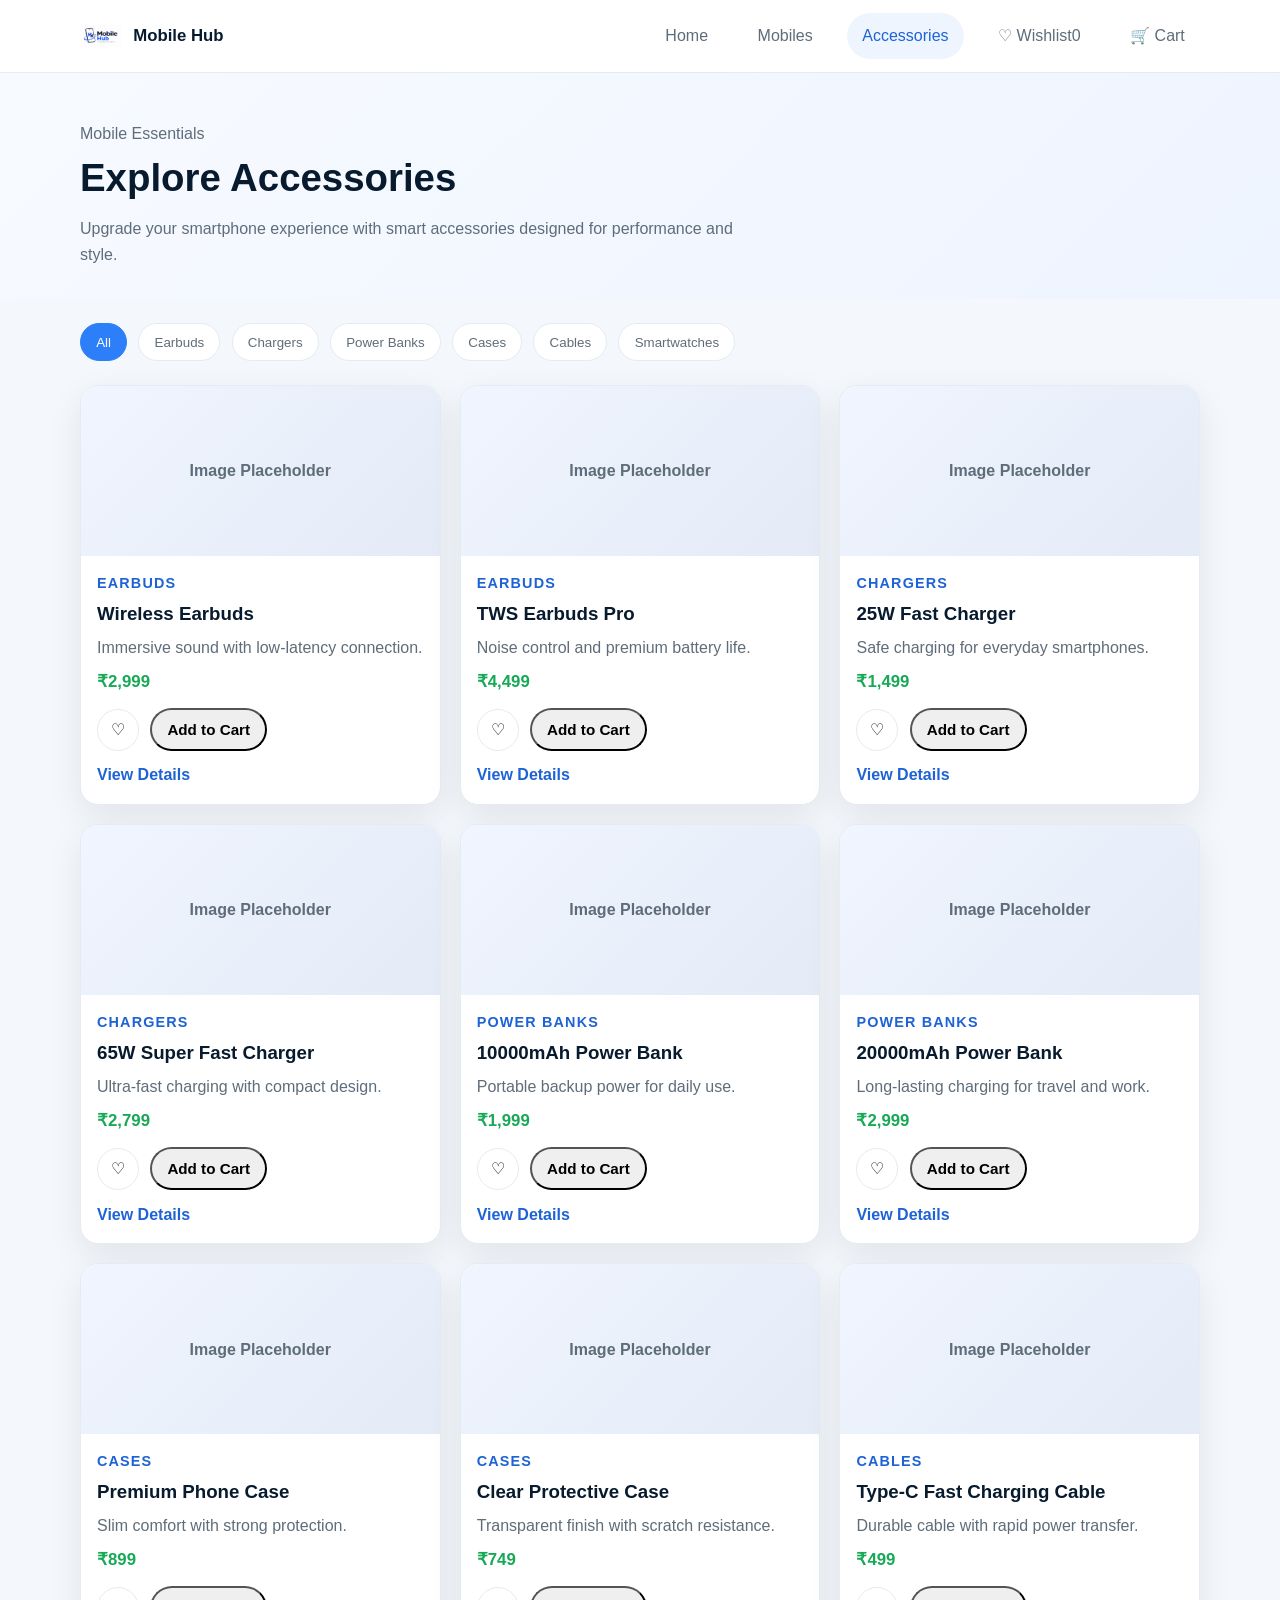
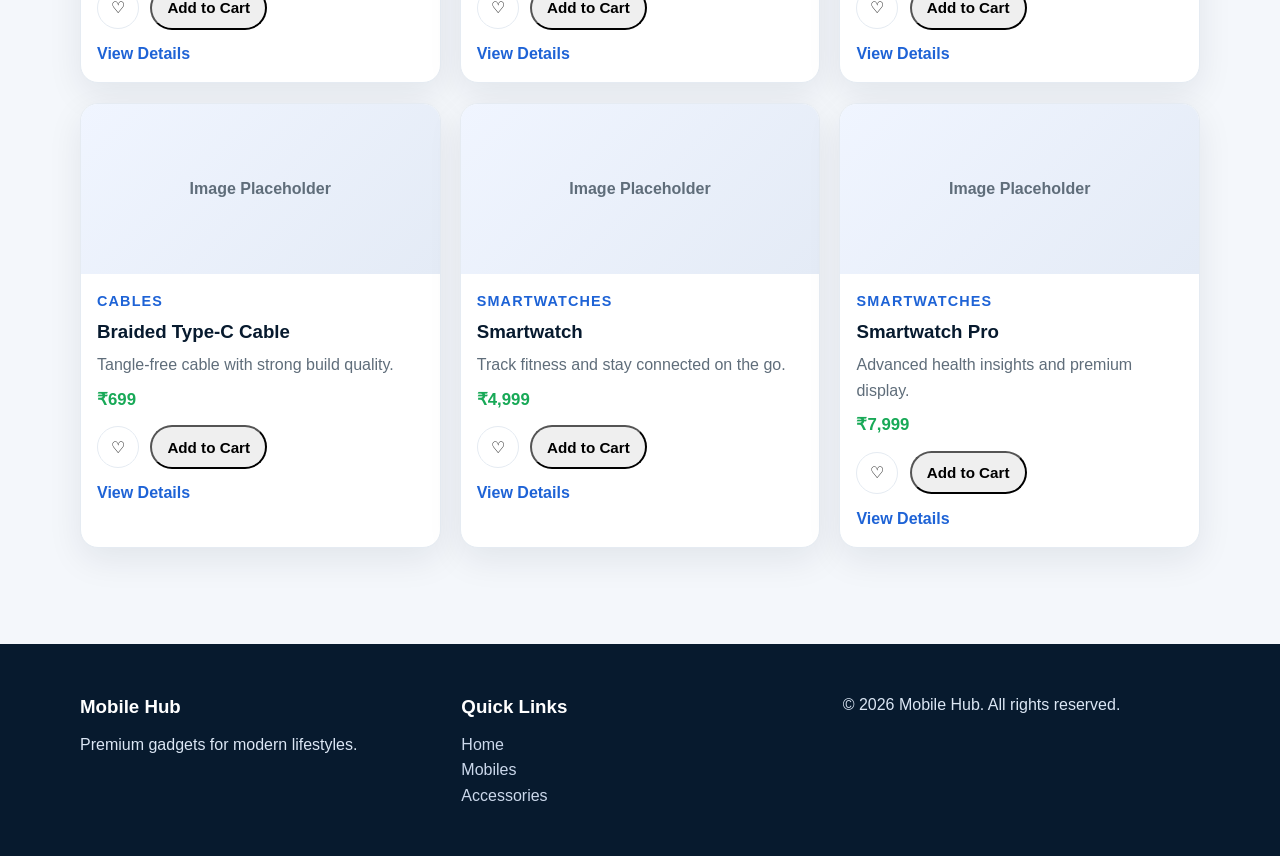
<file: accessories.html>
<!DOCTYPE html>
<html lang="en">
  <head>
    <meta charset="UTF-8" />
    <meta name="viewport" content="width=device-width, initial-scale=1.0" />
    <title>Accessories | Mobile Hub</title>
    <link rel="stylesheet" href="css/style.css" />
    <link rel="stylesheet" href="css/accessories.css" />
  </head>
  <body>
    <header class="site-header">
      <div class="container nav-bar">
        <a href="index.html" class="brand">
          <img src="images/logo/logo.png" alt="Mobile Hub logo" class="brand-logo" />
          <span class="brand-text">Mobile Hub</span>
        </a>

        <button class="menu-toggle" type="button" aria-label="Toggle navigation" aria-expanded="false">
          <span></span>
          <span></span>
          <span></span>
        </button>

        <nav class="nav-links" id="navLinks">
          <a href="index.html">Home</a>
          <a href="mobiles.html">Mobiles</a>
          <a href="accesories.html" class="active">Accessories</a>
          <a href="wishlist.html" class="nav-icon">♡ Wishlist</a>
          <a href="cart.html" class="nav-icon">🛒 Cart</a>
        </nav>
      </div>
    </header>

    <main>
      <section class="page-header">
        <div class="container">
          <p class="eyebrow">Mobile Essentials</p>
          <h1>Explore Accessories</h1>
          <p>Upgrade your smartphone experience with smart accessories designed for performance and style.</p>
        </div>
      </section>

      <section class="listing-controls">
        <div class="container">
          <div class="filter-row" id="filterRow">
            <button class="filter-btn active" data-category="all">All</button>
            <button class="filter-btn" data-category="Earbuds">Earbuds</button>
            <button class="filter-btn" data-category="Chargers">Chargers</button>
            <button class="filter-btn" data-category="Power Banks">Power Banks</button>
            <button class="filter-btn" data-category="Cases">Cases</button>
            <button class="filter-btn" data-category="Cables">Cables</button>
            <button class="filter-btn" data-category="Smartwatches">Smartwatches</button>
          </div>
        </div>
      </section>

      <section class="products-section">
        <div class="container">
          <div class="product-grid" id="productGrid">
            <article class="product-card" data-category="Earbuds" data-name="wireless earbuds">
              <div class="product-image"><span>Image Placeholder</span></div>
              <div class="product-details">
                <p class="product-category">Earbuds</p>
                <h3>Wireless Earbuds</h3>
                <p class="spec">Immersive sound with low-latency connection.</p>
                <p class="price">₹2,999</p>
                <div class="card-actions">
                  <button class="icon-btn" type="button" aria-label="Add to wishlist">♡</button>
                  <button class="btn btn-small" type="button">Add to Cart</button>
                </div>
                <a href="product.html" class="text-link">View Details</a>
              </div>
            </article>

            <article class="product-card" data-category="Earbuds" data-name="tws earbuds pro">
              <div class="product-image"><span>Image Placeholder</span></div>
              <div class="product-details">
                <p class="product-category">Earbuds</p>
                <h3>TWS Earbuds Pro</h3>
                <p class="spec">Noise control and premium battery life.</p>
                <p class="price">₹4,499</p>
                <div class="card-actions">
                  <button class="icon-btn" type="button" aria-label="Add to wishlist">♡</button>
                  <button class="btn btn-small" type="button">Add to Cart</button>
                </div>
                <a href="product.html" class="text-link">View Details</a>
              </div>
            </article>

            <article class="product-card" data-category="Chargers" data-name="25w fast charger">
              <div class="product-image"><span>Image Placeholder</span></div>
              <div class="product-details">
                <p class="product-category">Chargers</p>
                <h3>25W Fast Charger</h3>
                <p class="spec">Safe charging for everyday smartphones.</p>
                <p class="price">₹1,499</p>
                <div class="card-actions">
                  <button class="icon-btn" type="button" aria-label="Add to wishlist">♡</button>
                  <button class="btn btn-small" type="button">Add to Cart</button>
                </div>
                <a href="product.html" class="text-link">View Details</a>
              </div>
            </article>

            <article class="product-card" data-category="Chargers" data-name="65w super fast charger">
              <div class="product-image"><span>Image Placeholder</span></div>
              <div class="product-details">
                <p class="product-category">Chargers</p>
                <h3>65W Super Fast Charger</h3>
                <p class="spec">Ultra-fast charging with compact design.</p>
                <p class="price">₹2,799</p>
                <div class="card-actions">
                  <button class="icon-btn" type="button" aria-label="Add to wishlist">♡</button>
                  <button class="btn btn-small" type="button">Add to Cart</button>
                </div>
                <a href="product.html" class="text-link">View Details</a>
              </div>
            </article>

            <article class="product-card" data-category="Power Banks" data-name="10000mah power bank">
              <div class="product-image"><span>Image Placeholder</span></div>
              <div class="product-details">
                <p class="product-category">Power Banks</p>
                <h3>10000mAh Power Bank</h3>
                <p class="spec">Portable backup power for daily use.</p>
                <p class="price">₹1,999</p>
                <div class="card-actions">
                  <button class="icon-btn" type="button" aria-label="Add to wishlist">♡</button>
                  <button class="btn btn-small" type="button">Add to Cart</button>
                </div>
                <a href="product.html" class="text-link">View Details</a>
              </div>
            </article>

            <article class="product-card" data-category="Power Banks" data-name="20000mah power bank">
              <div class="product-image"><span>Image Placeholder</span></div>
              <div class="product-details">
                <p class="product-category">Power Banks</p>
                <h3>20000mAh Power Bank</h3>
                <p class="spec">Long-lasting charging for travel and work.</p>
                <p class="price">₹2,999</p>
                <div class="card-actions">
                  <button class="icon-btn" type="button" aria-label="Add to wishlist">♡</button>
                  <button class="btn btn-small" type="button">Add to Cart</button>
                </div>
                <a href="product.html" class="text-link">View Details</a>
              </div>
            </article>

            <article class="product-card" data-category="Cases" data-name="premium phone case">
              <div class="product-image"><span>Image Placeholder</span></div>
              <div class="product-details">
                <p class="product-category">Cases</p>
                <h3>Premium Phone Case</h3>
                <p class="spec">Slim comfort with strong protection.</p>
                <p class="price">₹899</p>
                <div class="card-actions">
                  <button class="icon-btn" type="button" aria-label="Add to wishlist">♡</button>
                  <button class="btn btn-small" type="button">Add to Cart</button>
                </div>
                <a href="product.html" class="text-link">View Details</a>
              </div>
            </article>

            <article class="product-card" data-category="Cases" data-name="clear protective case">
              <div class="product-image"><span>Image Placeholder</span></div>
              <div class="product-details">
                <p class="product-category">Cases</p>
                <h3>Clear Protective Case</h3>
                <p class="spec">Transparent finish with scratch resistance.</p>
                <p class="price">₹749</p>
                <div class="card-actions">
                  <button class="icon-btn" type="button" aria-label="Add to wishlist">♡</button>
                  <button class="btn btn-small" type="button">Add to Cart</button>
                </div>
                <a href="product.html" class="text-link">View Details</a>
              </div>
            </article>

            <article class="product-card" data-category="Cables" data-name="type-c fast charging cable">
              <div class="product-image"><span>Image Placeholder</span></div>
              <div class="product-details">
                <p class="product-category">Cables</p>
                <h3>Type-C Fast Charging Cable</h3>
                <p class="spec">Durable cable with rapid power transfer.</p>
                <p class="price">₹499</p>
                <div class="card-actions">
                  <button class="icon-btn" type="button" aria-label="Add to wishlist">♡</button>
                  <button class="btn btn-small" type="button">Add to Cart</button>
                </div>
                <a href="product.html" class="text-link">View Details</a>
              </div>
            </article>

            <article class="product-card" data-category="Cables" data-name="braided type-c cable">
              <div class="product-image"><span>Image Placeholder</span></div>
              <div class="product-details">
                <p class="product-category">Cables</p>
                <h3>Braided Type-C Cable</h3>
                <p class="spec">Tangle-free cable with strong build quality.</p>
                <p class="price">₹699</p>
                <div class="card-actions">
                  <button class="icon-btn" type="button" aria-label="Add to wishlist">♡</button>
                  <button class="btn btn-small" type="button">Add to Cart</button>
                </div>
                <a href="product.html" class="text-link">View Details</a>
              </div>
            </article>

            <article class="product-card" data-category="Smartwatches" data-name="smartwatch">
              <div class="product-image"><span>Image Placeholder</span></div>
              <div class="product-details">
                <p class="product-category">Smartwatches</p>
                <h3>Smartwatch</h3>
                <p class="spec">Track fitness and stay connected on the go.</p>
                <p class="price">₹4,999</p>
                <div class="card-actions">
                  <button class="icon-btn" type="button" aria-label="Add to wishlist">♡</button>
                  <button class="btn btn-small" type="button">Add to Cart</button>
                </div>
                <a href="product.html" class="text-link">View Details</a>
              </div>
            </article>

            <article class="product-card" data-category="Smartwatches" data-name="smartwatch pro">
              <div class="product-image"><span>Image Placeholder</span></div>
              <div class="product-details">
                <p class="product-category">Smartwatches</p>
                <h3>Smartwatch Pro</h3>
                <p class="spec">Advanced health insights and premium display.</p>
                <p class="price">₹7,999</p>
                <div class="card-actions">
                  <button class="icon-btn" type="button" aria-label="Add to wishlist">♡</button>
                  <button class="btn btn-small" type="button">Add to Cart</button>
                </div>
                <a href="product.html" class="text-link">View Details</a>
              </div>
            </article>
          </div>
        </div>
      </section>
    </main>

    <footer class="site-footer">
      <div class="container footer-content">
        <div>
          <h3>Mobile Hub</h3>
          <p>Premium gadgets for modern lifestyles.</p>
        </div>

        <div>
          <h3>Quick Links</h3>
          <ul>
            <li><a href="index.html">Home</a></li>
            <li><a href="mobiles.html">Mobiles</a></li>
            <li><a href="accesories.html">Accessories</a></li>
          </ul>
        </div>

        <div>
          <p>© 2026 Mobile Hub. All rights reserved.</p>
        </div>
      </div>
    </footer>

    <script src="js/common.js"></script>
    <script src="js/accessories.js"></script>
  </body>
</html>
</file>
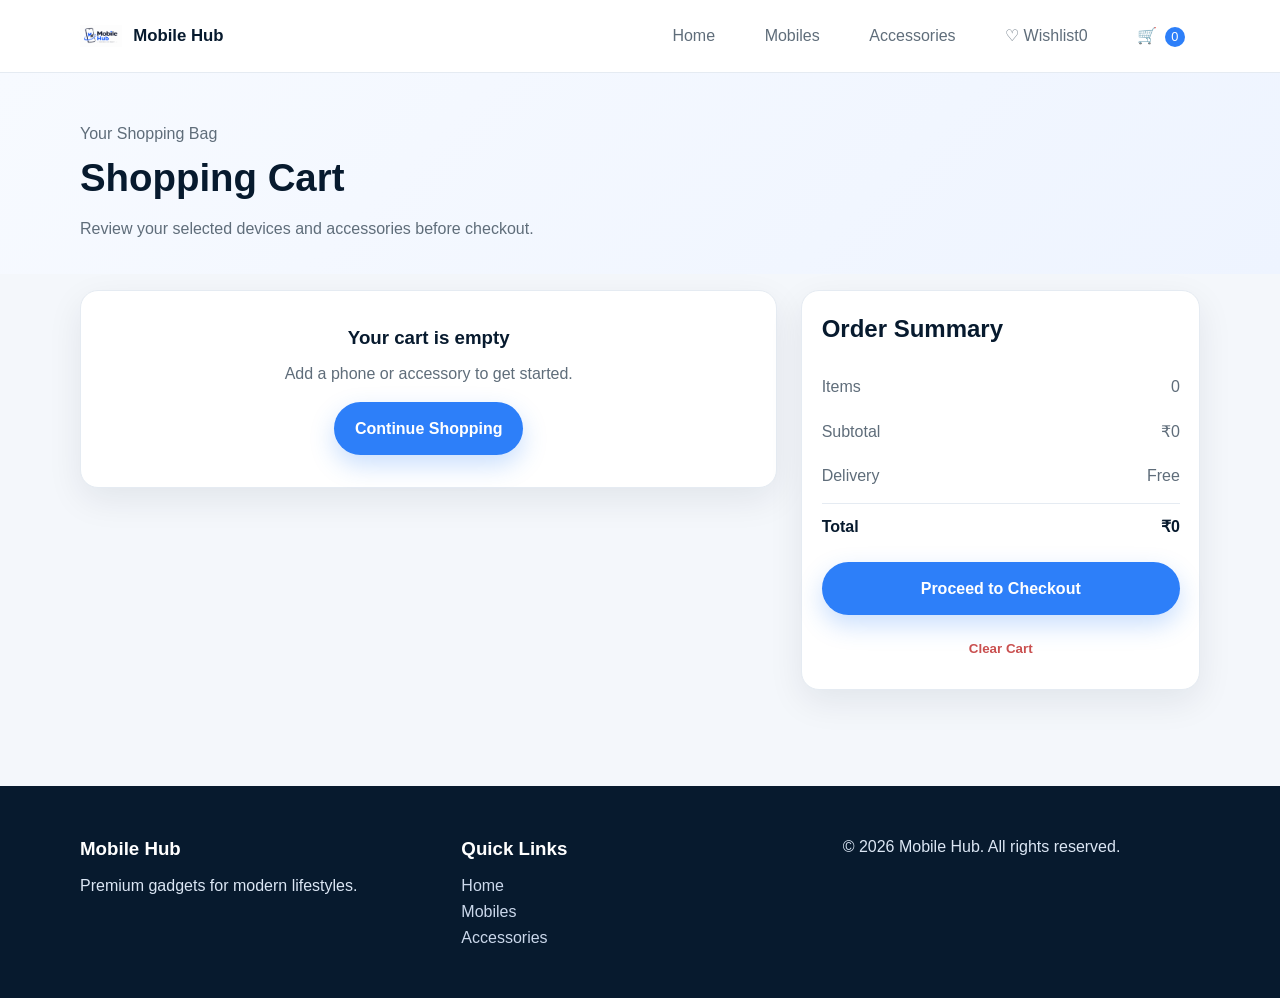
<file: cart.html>
<!DOCTYPE html>
<html lang="en">
  <head>
    <meta charset="UTF-8" />
    <meta name="viewport" content="width=device-width, initial-scale=1.0" />
    <title>Cart | Mobile Hub</title>
    <link rel="stylesheet" href="css/style.css" />
    <link rel="stylesheet" href="css/cart.css" />
  </head>
  <body>
    <header class="site-header">
      <div class="container nav-bar">
        <a href="index.html" class="brand">
          <img src="images/logo/logo.png" alt="Mobile Hub logo" class="brand-logo" />
          <span class="brand-text">Mobile Hub</span>
        </a>

        <button class="menu-toggle" type="button" aria-label="Toggle navigation" aria-expanded="false">
          <span></span>
          <span></span>
          <span></span>
        </button>

        <nav class="nav-links" id="navLinks">
          <a href="index.html">Home</a>
          <a href="mobiles.html">Mobiles</a>
          <a href="accesories.html">Accessories</a>
          <a href="wishlist.html" class="nav-icon">♡ Wishlist</a>
          <a href="cart.html" class="nav-icon">🛒 <span class="cart-badge" id="cartBadge">0</span></a>
        </nav>
      </div>
    </header>

    <main>
      <section class="page-header">
        <div class="container">
          <p class="eyebrow">Your Shopping Bag</p>
          <h1>Shopping Cart</h1>
          <p>Review your selected devices and accessories before checkout.</p>
        </div>
      </section>

      <section class="cart-page">
        <div class="container cart-layout">
          <div class="cart-items" id="cartItems"></div>

          <aside class="order-summary">
            <h2>Order Summary</h2>
            <div class="summary-row">
              <span>Items</span>
              <span id="summaryItems">0</span>
            </div>
            <div class="summary-row">
              <span>Subtotal</span>
              <span id="summarySubtotal">₹0</span>
            </div>
            <div class="summary-row">
              <span>Delivery</span>
              <span>Free</span>
            </div>
            <div class="summary-row total-row">
              <span>Total</span>
              <span id="summaryTotal">₹0</span>
            </div>
            <a href="payment.html" class="btn btn-primary btn-full">Proceed to Checkout</a>
            <button class="btn btn-secondary btn-full clear-btn" type="button">Clear Cart</button>
          </aside>
        </div>
      </section>
    </main>

    <footer class="site-footer">
      <div class="container footer-content">
        <div>
          <h3>Mobile Hub</h3>
          <p>Premium gadgets for modern lifestyles.</p>
        </div>

        <div>
          <h3>Quick Links</h3>
          <ul>
            <li><a href="index.html">Home</a></li>
            <li><a href="mobiles.html">Mobiles</a></li>
            <li><a href="accesories.html">Accessories</a></li>
          </ul>
        </div>

        <div>
          <p>© 2026 Mobile Hub. All rights reserved.</p>
        </div>
      </div>
    </footer>

    <script src="js/common.js"></script>
    <script src="js/cart.js"></script>
  </body>
</html>
</file>
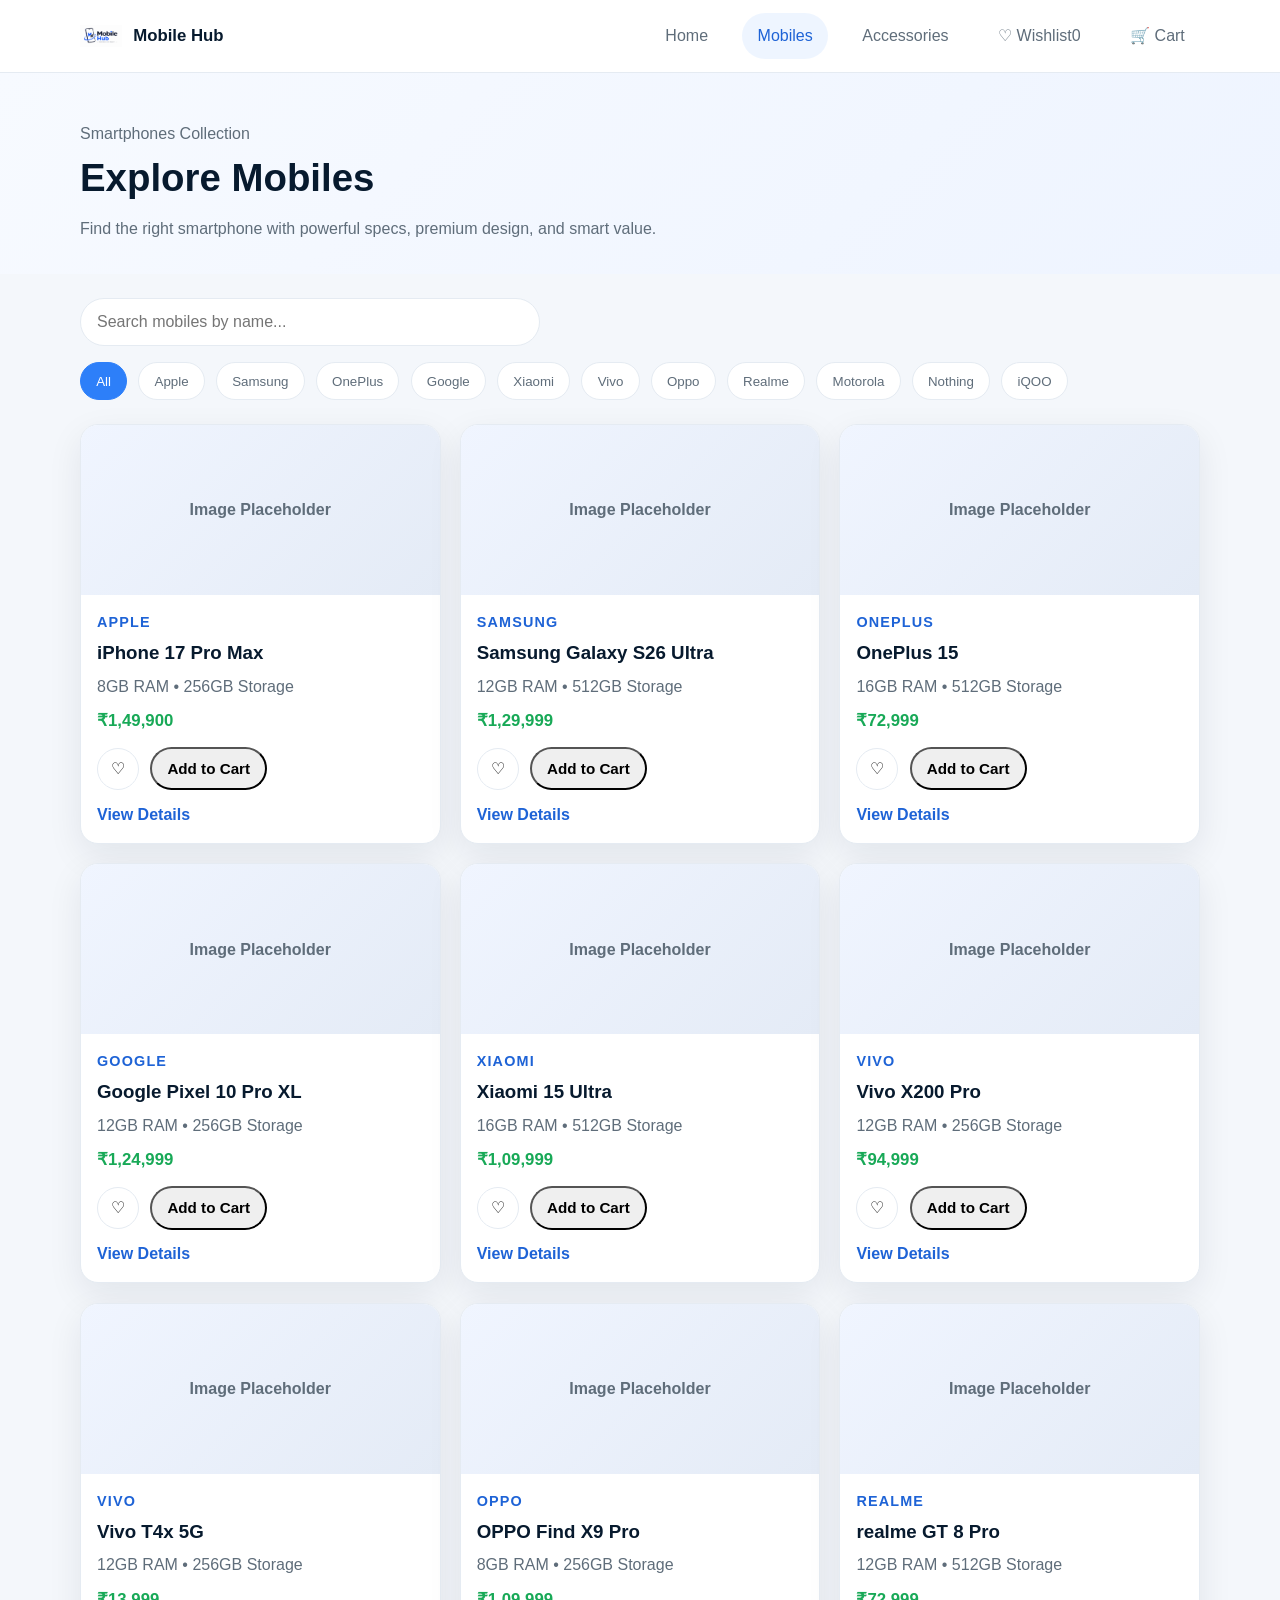
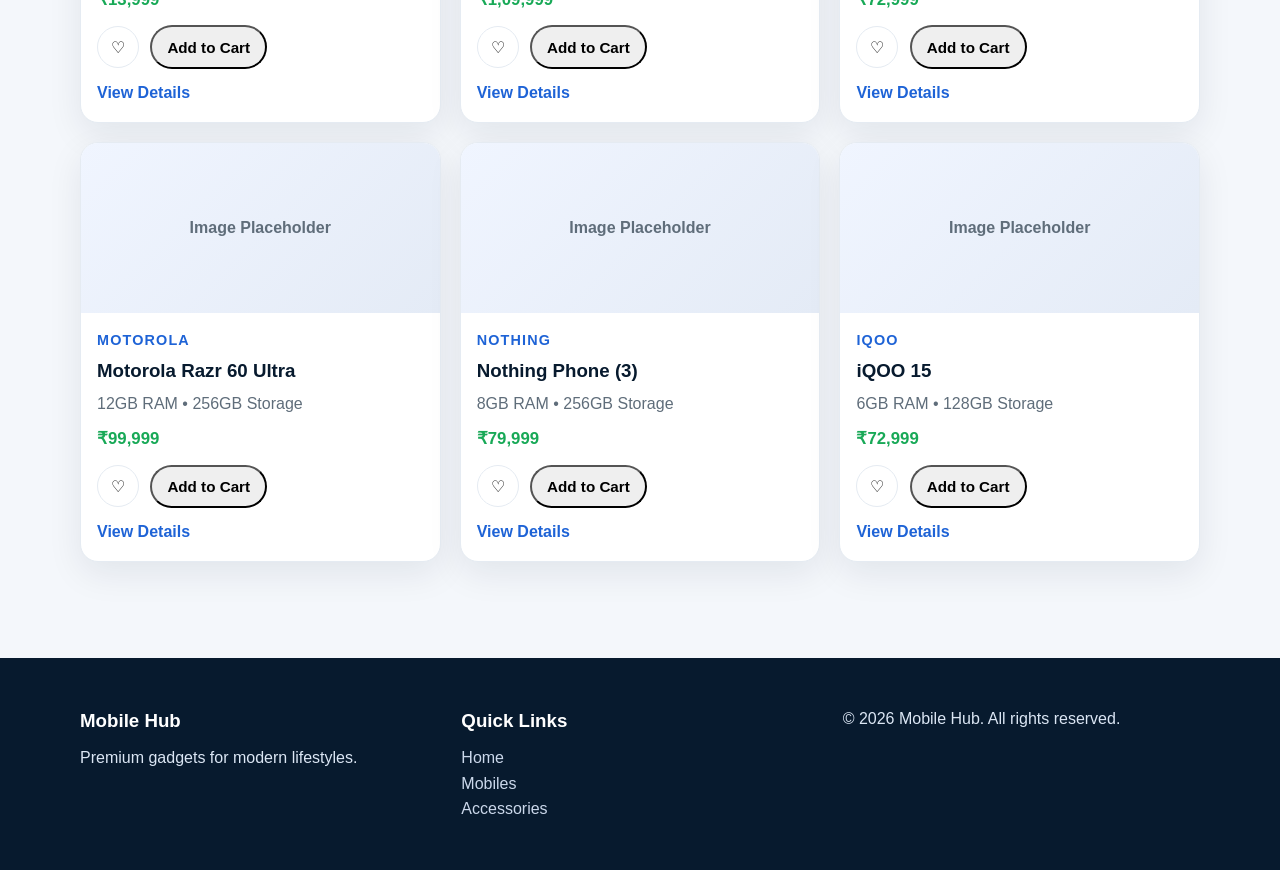
<file: mobiles.html>
<!DOCTYPE html>
<html lang="en">
  <head>
    <meta charset="UTF-8" />
    <meta name="viewport" content="width=device-width, initial-scale=1.0" />
    <title>Mobiles | Mobile Hub</title>
    <link rel="stylesheet" href="css/style.css" />
    <link rel="stylesheet" href="css/mobiles.css" />
  </head>
  <body>
    <header class="site-header">
      <div class="container nav-bar">
        <a href="index.html" class="brand">
          <img src="images/logo/logo.png" alt="Mobile Hub logo" class="brand-logo" />
          <span class="brand-text">Mobile Hub</span>
        </a>

        <button class="menu-toggle" type="button" aria-label="Toggle navigation" aria-expanded="false">
          <span></span>
          <span></span>
          <span></span>
        </button>

        <nav class="nav-links" id="navLinks">
          <a href="index.html">Home</a>
          <a href="mobiles.html" class="active">Mobiles</a>
          <a href="accessories.html">Accessories</a>
          <a href="wishlist.html" class="nav-icon">♡ Wishlist</a>
          <a href="cart.html" class="nav-icon">🛒 Cart</a>
        </nav>
      </div>
    </header>

    <main>
      <section class="page-header">
        <div class="container">
          <p class="eyebrow">Smartphones Collection</p>
          <h1>Explore Mobiles</h1>
          <p>Find the right smartphone with powerful specs, premium design, and smart value.</p>
        </div>
      </section>

      <section class="listing-controls">
        <div class="container">
          <div class="search-box">
            <input type="text" id="searchInput" placeholder="Search mobiles by name..." />
          </div>

          <div class="filter-row" id="filterRow">
            <button class="filter-btn active" data-brand="all">All</button>
            <button class="filter-btn" data-brand="Apple">Apple</button>
            <button class="filter-btn" data-brand="Samsung">Samsung</button>
            <button class="filter-btn" data-brand="OnePlus">OnePlus</button>
            <button class="filter-btn" data-brand="Google">Google</button>
            <button class="filter-btn" data-brand="Xiaomi">Xiaomi</button>
            <button class="filter-btn" data-brand="Vivo">Vivo</button>
            <button class="filter-btn" data-brand="Oppo">Oppo</button>
            <button class="filter-btn" data-brand="Realme">Realme</button>
            <button class="filter-btn" data-brand="Motorola">Motorola</button>
            <button class="filter-btn" data-brand="Nothing">Nothing</button>
            <button class="filter-btn" data-brand="iQOO">iQOO</button>
          </div>
        </div>
      </section>

      <section class="products-section">
        <div class="container">
          <div class="product-grid" id="productGrid">
            <article class="product-card" data-brand="Apple" data-name="iphone 17 pro max">
              <div class="product-image"><span>Image Placeholder</span></div>
              <div class="product-details">
                <p class="product-brand">Apple</p>
                <h3>iPhone 17 Pro Max</h3>
                <p class="spec">8GB RAM • 256GB Storage</p>
                <p class="price">₹1,49,900</p>
                <div class="card-actions">
                  <button class="icon-btn" type="button" aria-label="Add to wishlist">♡</button>
                  <button class="btn btn-small add-to-cart-btn" type="button" data-name="iPhone 17 Pro Max" data-brand="Apple" data-price="149900">Add to Cart</button>
                </div>
                <a href="product.html?product=iphone-17-pro-max" class="text-link">View Details</a>
              </div>
            </article>

            <article class="product-card" data-brand="Samsung" data-name="samsung galaxy s26 ultra">
              <div class="product-image"><span>Image Placeholder</span></div>
              <div class="product-details">
                <p class="product-brand">Samsung</p>
                <h3>Samsung Galaxy S26 Ultra</h3>
                <p class="spec">12GB RAM • 512GB Storage</p>
                <p class="price">₹1,29,999</p>
                <div class="card-actions">
                  <button class="icon-btn" type="button" aria-label="Add to wishlist">♡</button>
                  <button class="btn btn-small add-to-cart-btn" type="button" data-name="Samsung Galaxy S26 Ultra" data-brand="Samsung" data-price="129999">Add to Cart</button>
                </div>
                <a href="product.html?product=samsung-galaxy-s26-ultra" class="text-link">View Details</a>
              </div>
            </article>

            <article class="product-card" data-brand="OnePlus" data-name="oneplus 15">
              <div class="product-image"><span>Image Placeholder</span></div>
              <div class="product-details">
                <p class="product-brand">OnePlus</p>
                <h3>OnePlus 15</h3>
                <p class="spec">16GB RAM • 512GB Storage</p>
                <p class="price">₹72,999</p>
                <div class="card-actions">
                  <button class="icon-btn" type="button" aria-label="Add to wishlist">♡</button>
                  <button class="btn btn-small add-to-cart-btn" type="button" data-name="OnePlus 15" data-brand="OnePlus" data-price="72999">Add to Cart</button>
                </div>
                <a href="product.html?product=oneplus-15" class="text-link">View Details</a>
              </div>
            </article>

            <article class="product-card" data-brand="Google" data-name="google pixel 10 pro xl">
              <div class="product-image"><span>Image Placeholder</span></div>
              <div class="product-details">
                <p class="product-brand">Google</p>
                <h3>Google Pixel 10 Pro XL</h3>
                <p class="spec">12GB RAM • 256GB Storage</p>
                <p class="price">₹1,24,999</p>
                <div class="card-actions">
                  <button class="icon-btn" type="button" aria-label="Add to wishlist">♡</button>
                  <button class="btn btn-small add-to-cart-btn" type="button" data-name="Google Pixel 10 Pro XL" data-brand="Google" data-price="124999">Add to Cart</button>
                </div>
                <a href="product.html?product=google-pixel-10-pro-xl" class="text-link">View Details</a>
              </div>
            </article>

            <article class="product-card" data-brand="Xiaomi" data-name="xiaomi 15 ultra">
              <div class="product-image"><span>Image Placeholder</span></div>
              <div class="product-details">
                <p class="product-brand">Xiaomi</p>
                <h3>Xiaomi 15 Ultra</h3>
                <p class="spec">16GB RAM • 512GB Storage</p>
                <p class="price">₹1,09,999</p>
                <div class="card-actions">
                  <button class="icon-btn" type="button" aria-label="Add to wishlist">♡</button>
                  <button class="btn btn-small add-to-cart-btn" type="button" data-name="Xiaomi 15 Ultra" data-brand="Xiaomi" data-price="109999">Add to Cart</button>
                </div>
                <a href="product.html?product=xiaomi-15-ultra" class="text-link">View Details</a>
              </div>
            </article>

            <article class="product-card" data-brand="Vivo" data-name="vivo x200 pro">
              <div class="product-image"><span>Image Placeholder</span></div>
              <div class="product-details">
                <p class="product-brand">Vivo</p>
                <h3>Vivo X200 Pro</h3>
                <p class="spec">12GB RAM • 256GB Storage</p>
                <p class="price">₹94,999</p>
                <div class="card-actions">
                  <button class="icon-btn" type="button" aria-label="Add to wishlist">♡</button>
                  <button class="btn btn-small add-to-cart-btn" type="button" data-name="Vivo X200 Pro" data-brand="Vivo" data-price="94999">Add to Cart</button>
                </div>
                <a href="product.html?product=vivo-x200-pro" class="text-link">View Details</a>
              </div>
            </article>

            <article class="product-card" data-brand="Vivo" data-name="vivo t4x 5g">
              <div class="product-image"><span>Image Placeholder</span></div>
              <div class="product-details">
                <p class="product-brand">Vivo</p>
                <h3>Vivo T4x 5G</h3>
                <p class="spec">12GB RAM • 256GB Storage</p>
                <p class="price">₹13,999</p>
                <div class="card-actions">
                  <button class="icon-btn" type="button" aria-label="Add to wishlist">♡</button>
                  <button class="btn btn-small add-to-cart-btn" type="button" data-name="Vivo T4x 5G" data-brand="Vivo" data-price="13999">Add to Cart</button>
                </div>
                <a href="product.html?product=vivo-t4x-5g" class="text-link">View Details</a>
              </div>
            </article>

            <article class="product-card" data-brand="Oppo" data-name="oppo find x9 pro">
              <div class="product-image"><span>Image Placeholder</span></div>
              <div class="product-details">
                <p class="product-brand">Oppo</p>
                <h3>OPPO Find X9 Pro</h3>
                <p class="spec">8GB RAM • 256GB Storage</p>
                <p class="price">₹1,09,999</p>
                <div class="card-actions">
                  <button class="icon-btn" type="button" aria-label="Add to wishlist">♡</button>
                  <button class="btn btn-small add-to-cart-btn" type="button" data-name="OPPO Find X9 Pro" data-brand="Oppo" data-price="109999">Add to Cart</button>
                </div>
                <a href="product.html?product=oppo-find-x9-pro" class="text-link">View Details</a>
              </div>
            </article>

            <article class="product-card" data-brand="Realme" data-name="realme gt 8 pro">
              <div class="product-image"><span>Image Placeholder</span></div>
              <div class="product-details">
                <p class="product-brand">Realme</p>
                <h3>realme GT 8 Pro</h3>
                <p class="spec">12GB RAM • 512GB Storage</p>
                <p class="price">₹72,999</p>
                <div class="card-actions">
                  <button class="icon-btn" type="button" aria-label="Add to wishlist">♡</button>
                  <button class="btn btn-small add-to-cart-btn" type="button" data-name="realme GT 8 Pro" data-brand="Realme" data-price="72999">Add to Cart</button>
                </div>
                <a href="product.html?product=realme-gt-8-pro" class="text-link">View Details</a>
              </div>
            </article>

            <article class="product-card" data-brand="Motorola" data-name="motorola razr 60 ultra">
              <div class="product-image"><span>Image Placeholder</span></div>
              <div class="product-details">
                <p class="product-brand">Motorola</p>
                <h3>Motorola Razr 60 Ultra</h3>
                <p class="spec">12GB RAM • 256GB Storage</p>
                <p class="price">₹99,999</p>
                <div class="card-actions">
                  <button class="icon-btn" type="button" aria-label="Add to wishlist">♡</button>
                  <button class="btn btn-small add-to-cart-btn" type="button" data-name="Motorola Razr 60 Ultra" data-brand="Motorola" data-price="99999">Add to Cart</button>
                </div>
                <a href="product.html?product=motorola-razr-60-ultra" class="text-link">View Details</a>
              </div>
            </article>

            <article class="product-card" data-brand="Nothing" data-name="nothing phone (3)">
              <div class="product-image"><span>Image Placeholder</span></div>
              <div class="product-details">
                <p class="product-brand">Nothing</p>
                <h3>Nothing Phone (3)</h3>
                <p class="spec">8GB RAM • 256GB Storage</p>
                <p class="price">₹79,999</p>
                <div class="card-actions">
                  <button class="icon-btn" type="button" aria-label="Add to wishlist">♡</button>
                  <button class="btn btn-small add-to-cart-btn" type="button" data-name="Nothing Phone (3)" data-brand="Nothing" data-price="79999">Add to Cart</button>
                </div>
                <a href="product.html?product=nothing-phone-3" class="text-link">View Details</a>
              </div>
            </article>

            <article class="product-card" data-brand="iQOO" data-name="iqoo 15">
              <div class="product-image"><span>Image Placeholder</span></div>
              <div class="product-details">
                <p class="product-brand">iQOO</p>
                <h3>iQOO 15</h3>
                <p class="spec">6GB RAM • 128GB Storage</p>
                <p class="price">₹72,999</p>
                <div class="card-actions">
                  <button class="icon-btn" type="button" aria-label="Add to wishlist">♡</button>
                  <button class="btn btn-small add-to-cart-btn" type="button" data-name="iQOO 15" data-brand="iQOO" data-price="72999">Add to Cart</button>
                </div>
                <a href="product.html?product=iqoo-15" class="text-link">View Details</a>
              </div>
            </article>
          </div>
        </div>
      </section>
    </main>

    <footer class="site-footer">
      <div class="container footer-content">
        <div>
          <h3>Mobile Hub</h3>
          <p>Premium gadgets for modern lifestyles.</p>
        </div>

        <div>
          <h3>Quick Links</h3>
          <ul>
            <li><a href="index.html">Home</a></li>
            <li><a href="mobiles.html">Mobiles</a></li>
            <li><a href="accessories.html">Accessories</a></li>
          </ul>
        </div>

        <div>
          <p>© 2026 Mobile Hub. All rights reserved.</p>
        </div>
      </div>
    </footer>

    <script src="js/common.js"></script>
    <script src="js/mobiles.js"></script>
    <script src="js/wishlist.js"></script>
  </body>
</html>
</file>
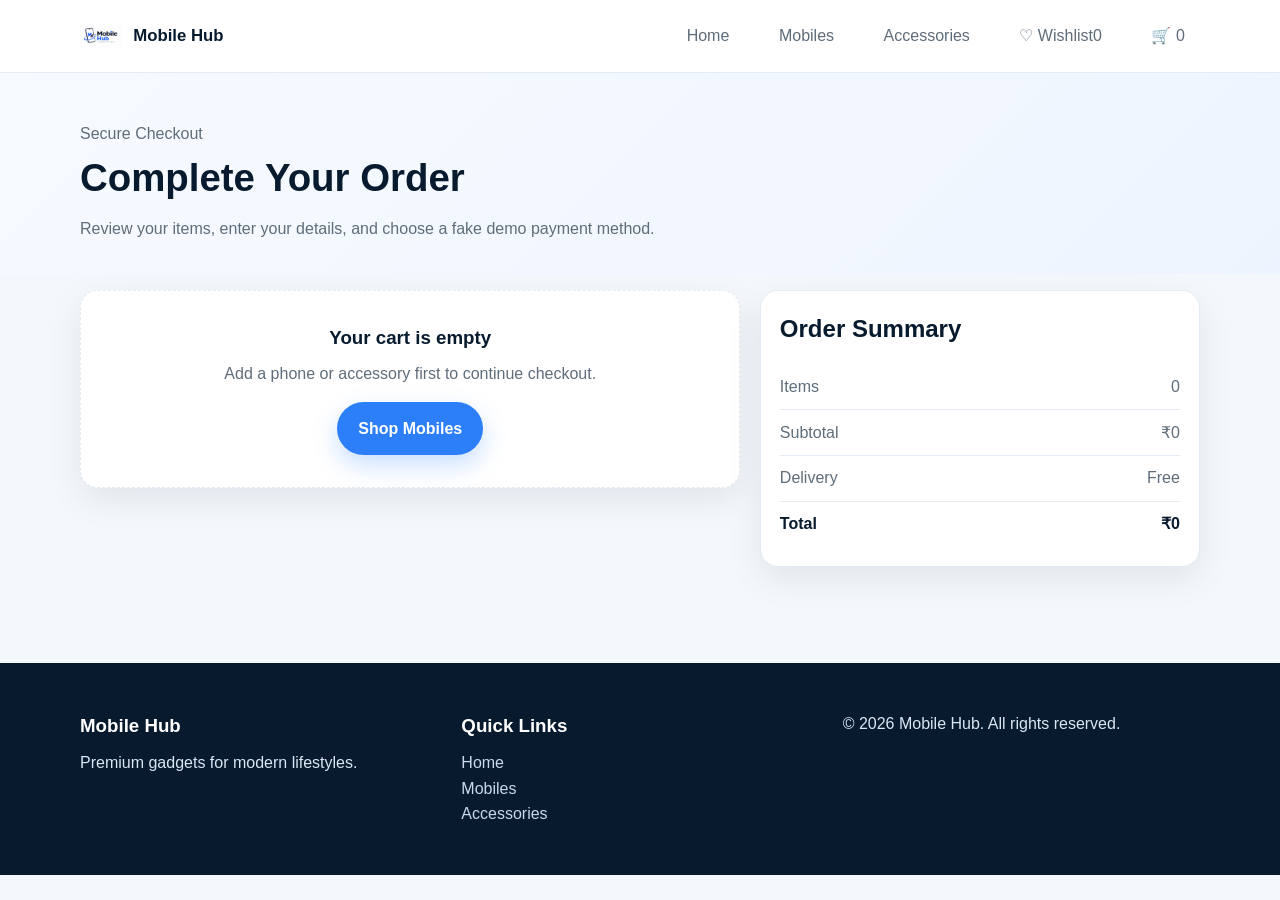
<file: payment.html>
<!DOCTYPE html>
<html lang="en">
  <head>
    <meta charset="UTF-8" />
    <meta name="viewport" content="width=device-width, initial-scale=1.0" />
    <title>Checkout | Mobile Hub</title>
    <link rel="stylesheet" href="css/style.css" />
    <link rel="stylesheet" href="css/payment.css" />
  </head>
  <body>
    <header class="site-header">
      <div class="container nav-bar">
        <a href="index.html" class="brand">
          <img src="images/logo/logo.png" alt="Mobile Hub logo" class="brand-logo" />
          <span class="brand-text">Mobile Hub</span>
        </a>

        <button class="menu-toggle" type="button" aria-label="Toggle navigation" aria-expanded="false">
          <span></span>
          <span></span>
          <span></span>
        </button>

        <nav class="nav-links" id="navLinks">
          <a href="index.html">Home</a>
          <a href="mobiles.html">Mobiles</a>
          <a href="accessories.html">Accessories</a>
          <a href="wishlist.html" class="nav-icon">♡ Wishlist</a>
          <a href="cart.html" class="nav-icon">🛒 <span class="cart-badge" id="cartBadge">0</span></a>
        </nav>
      </div>
    </header>

    <main>
      <section class="page-header">
        <div class="container">
          <p class="eyebrow">Secure Checkout</p>
          <h1>Complete Your Order</h1>
          <p>Review your items, enter your details, and choose a fake demo payment method.</p>
        </div>
      </section>

      <section class="payment-section">
        <div class="container payment-layout">
          <div class="checkout-panel">
            <div id="emptyState" class="empty-state hidden">
              <h3>Your cart is empty</h3>
              <p>Add a phone or accessory first to continue checkout.</p>
              <a href="mobiles.html" class="btn btn-primary">Shop Mobiles</a>
            </div>

            <div id="checkoutFormCard" class="section-card">
              <h2>Checkout Details</h2>
              <form id="checkoutForm" novalidate>
                <div class="form-grid">
                  <div class="field-group">
                    <label for="fullName">Full Name</label>
                    <input id="fullName" name="fullName" type="text" />
                  </div>
                  <div class="field-group">
                    <label for="mobile">Mobile Number</label>
                    <input id="mobile" name="mobile" type="tel" />
                  </div>
                </div>

                <div class="form-grid">
                  <div class="field-group">
                    <label for="email">Email</label>
                    <input id="email" name="email" type="email" />
                  </div>
                  <div class="field-group">
                    <label for="address">Address</label>
                    <input id="address" name="address" type="text" />
                  </div>
                </div>

                <div class="form-grid">
                  <div class="field-group">
                    <label for="city">City</label>
                    <input id="city" name="city" type="text" />
                  </div>
                  <div class="field-group">
                    <label for="state">State</label>
                    <input id="state" name="state" type="text" />
                  </div>
                </div>

                <div class="field-group">
                  <label for="pinCode">PIN Code</label>
                  <input id="pinCode" name="pinCode" type="text" />
                </div>

                <div class="field-group">
                  <label>Payment Method</label>
                  <div class="payment-options">
                    <label class="option-card">
                      <input type="radio" name="paymentMethod" value="card" checked />
                      <span>Credit / Debit Card</span>
                    </label>
                    <label class="option-card">
                      <input type="radio" name="paymentMethod" value="upi" />
                      <span>UPI</span>
                    </label>
                    <label class="option-card">
                      <input type="radio" name="paymentMethod" value="cod" />
                      <span>Cash on Delivery</span>
                    </label>
                    <label class="option-card">
                      <input type="radio" name="paymentMethod" value="qr" />
                      <span>Scan QR Code</span>
                    </label>
                  </div>
                </div>

                <div id="cardFields" class="payment-fields">
                  <div class="form-grid">
                    <div class="field-group">
                      <label for="cardNumber">Card Number</label>
                      <input id="cardNumber" name="cardNumber" type="text" />
                    </div>
                    <div class="field-group">
                      <label for="cardName">Cardholder Name</label>
                      <input id="cardName" name="cardName" type="text" />
                    </div>
                  </div>
                  <div class="form-grid">
                    <div class="field-group">
                      <label for="expiryDate">Expiry Date</label>
                      <input id="expiryDate" name="expiryDate" type="text" placeholder="MM/YY" />
                    </div>
                    <div class="field-group">
                      <label for="cvv">CVV</label>
                      <input id="cvv" name="cvv" type="password" />
                    </div>
                  </div>
                </div>

                <div id="upiFields" class="payment-fields hidden">
                  <div class="field-group">
                    <label for="upiId">UPI ID</label>
                    <input id="upiId" name="upiId" type="text" placeholder="yourname@upi" />
                  </div>
                </div>

                <div id="qrFields" class="payment-fields hidden">
                  <div class="qr-card">
                    <img src="images/payment/payment-qr.png" alt="Demo QR code for payment" />
                    <p class="qr-title">Scan this QR code to pay</p>
                    <p id="qrAmount" class="qr-amount">₹0</p>
                    <p class="qr-note">Demo payment only - No real transaction will be processed.</p>
                    <button type="button" id="completeQrButton" class="btn btn-primary">I Have Completed Payment</button>
                  </div>
                </div>

                <button type="submit" class="btn btn-primary btn-full">Place Order</button>
              </form>
            </div>
          </div>

          <aside class="order-panel">
            <div class="section-card">
              <h2>Order Summary</h2>
              <div id="orderItems"></div>
              <div class="summary-row">
                <span>Items</span>
                <span id="summaryItems">0</span>
              </div>
              <div class="summary-row">
                <span>Subtotal</span>
                <span id="summarySubtotal">₹0</span>
              </div>
              <div class="summary-row">
                <span>Delivery</span>
                <span>Free</span>
              </div>
              <div class="summary-row total-row">
                <span>Total</span>
                <span id="summaryTotal">₹0</span>
              </div>
            </div>
          </aside>
        </div>
      </section>
    </main>

    <footer class="site-footer">
      <div class="container footer-content">
        <div>
          <h3>Mobile Hub</h3>
          <p>Premium gadgets for modern lifestyles.</p>
        </div>

        <div>
          <h3>Quick Links</h3>
          <ul>
            <li><a href="index.html">Home</a></li>
            <li><a href="mobiles.html">Mobiles</a></li>
            <li><a href="accessories.html">Accessories</a></li>
          </ul>
        </div>

        <div>
          <p>© 2026 Mobile Hub. All rights reserved.</p>
        </div>
      </div>
    </footer>

    <div id="successModal" class="modal hidden" role="dialog" aria-modal="true">
      <div class="modal-card">
        <h3>Order Placed Successfully!</h3>
        <p id="successText">Your fake order has been placed.</p>
        <a href="mobiles.html" class="btn btn-primary">Continue Shopping</a>
      </div>
    </div>

    <script src="js/common.js"></script>
    <script src="js/payment.js"></script>
  </body>
</html>
</file>
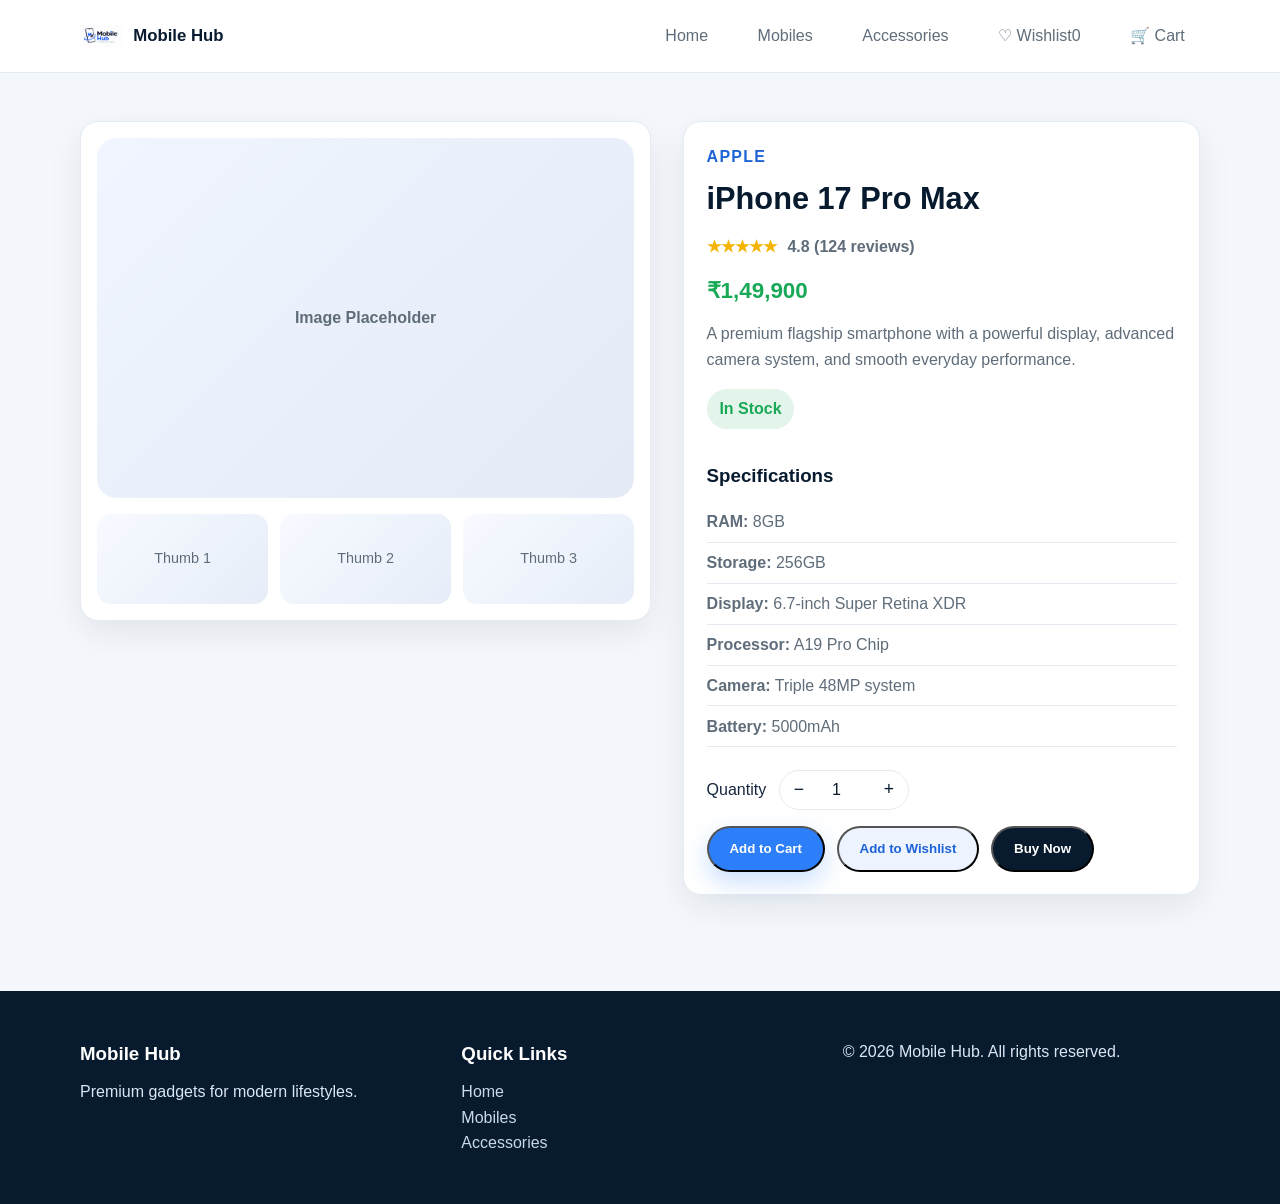
<file: product.html>
<!DOCTYPE html>
<html lang="en">
  <head>
    <meta charset="UTF-8" />
    <meta name="viewport" content="width=device-width, initial-scale=1.0" />
    <title>Product Details | Mobile Hub</title>
    <link rel="stylesheet" href="css/style.css" />
    <link rel="stylesheet" href="css/product.css" />
  </head>
  <body>
    <header class="site-header">
      <div class="container nav-bar">
        <a href="index.html" class="brand">
          <img src="images/logo/logo.png" alt="Mobile Hub logo" class="brand-logo" />
          <span class="brand-text">Mobile Hub</span>
        </a>

        <button class="menu-toggle" type="button" aria-label="Toggle navigation" aria-expanded="false">
          <span></span>
          <span></span>
          <span></span>
        </button>

        <nav class="nav-links" id="navLinks">
          <a href="index.html">Home</a>
          <a href="mobiles.html">Mobiles</a>
          <a href="accesories.html">Accessories</a>
          <a href="wishlist.html" class="nav-icon">♡ Wishlist</a>
          <a href="cart.html" class="nav-icon">🛒 Cart</a>
        </nav>
      </div>
    </header>

    <main>
      <section class="product-page">
        <div class="container product-layout">
          <div class="product-gallery">
            <div class="main-image">
              <span>Image Placeholder</span>
            </div>
            <div class="thumbnail-row">
              <div class="thumbnail"><span>Thumb 1</span></div>
              <div class="thumbnail"><span>Thumb 2</span></div>
              <div class="thumbnail"><span>Thumb 3</span></div>
            </div>
          </div>

          <div class="product-info">
            <p class="product-brand" id="productBrand">Apple</p>
            <h1 id="productTitle">iPhone 17 Pro Max</h1>
            <div class="rating">★★★★★ <span>4.8 (124 reviews)</span></div>
            <p class="price" id="productPrice">₹1,49,900</p>
            <p class="description" id="productDescription">
              A premium flagship smartphone with a powerful display, advanced camera system, and smooth everyday performance.
            </p>
            <p class="availability" id="productAvailability">In Stock</p>

            <div class="spec-section">
              <h3>Specifications</h3>
              <ul id="specList">
                <li><strong>RAM:</strong> 8GB</li>
                <li><strong>Storage:</strong> 256GB</li>
                <li><strong>Display:</strong> 6.7-inch Super Retina XDR</li>
                <li><strong>Processor:</strong> A19 Pro Chip</li>
                <li><strong>Camera:</strong> Triple 48MP system</li>
                <li><strong>Battery:</strong> 5000mAh</li>
              </ul>
            </div>

            <div class="quantity-row">
              <label for="quantity">Quantity</label>
              <div class="quantity-control">
                <button class="qty-btn" type="button" data-action="minus">−</button>
                <input id="quantity" type="number" value="1" min="1" />
                <button class="qty-btn" type="button" data-action="plus">+</button>
              </div>
            </div>

            <div class="action-buttons">
              <button class="btn btn-primary add-to-cart-btn" type="button" data-name="iPhone 17 Pro Max" data-brand="Apple" data-price="149900">Add to Cart</button>
              <button class="btn btn-secondary" type="button">Add to Wishlist</button>
              <button class="btn btn-dark" type="button">Buy Now</button>
            </div>
          </div>
        </div>
      </section>
    </main>

    <footer class="site-footer">
      <div class="container footer-content">
        <div>
          <h3>Mobile Hub</h3>
          <p>Premium gadgets for modern lifestyles.</p>
        </div>

        <div>
          <h3>Quick Links</h3>
          <ul>
            <li><a href="index.html">Home</a></li>
            <li><a href="mobiles.html">Mobiles</a></li>
            <li><a href="accesories.html">Accessories</a></li>
          </ul>
        </div>

        <div>
          <p>© 2026 Mobile Hub. All rights reserved.</p>
        </div>
      </div>
    </footer>

    <script src="js/common.js"></script>
    <script src="js/product.js"></script>
    <script src="js/wishlist.js"></script>
  </body>
</html>
</file>
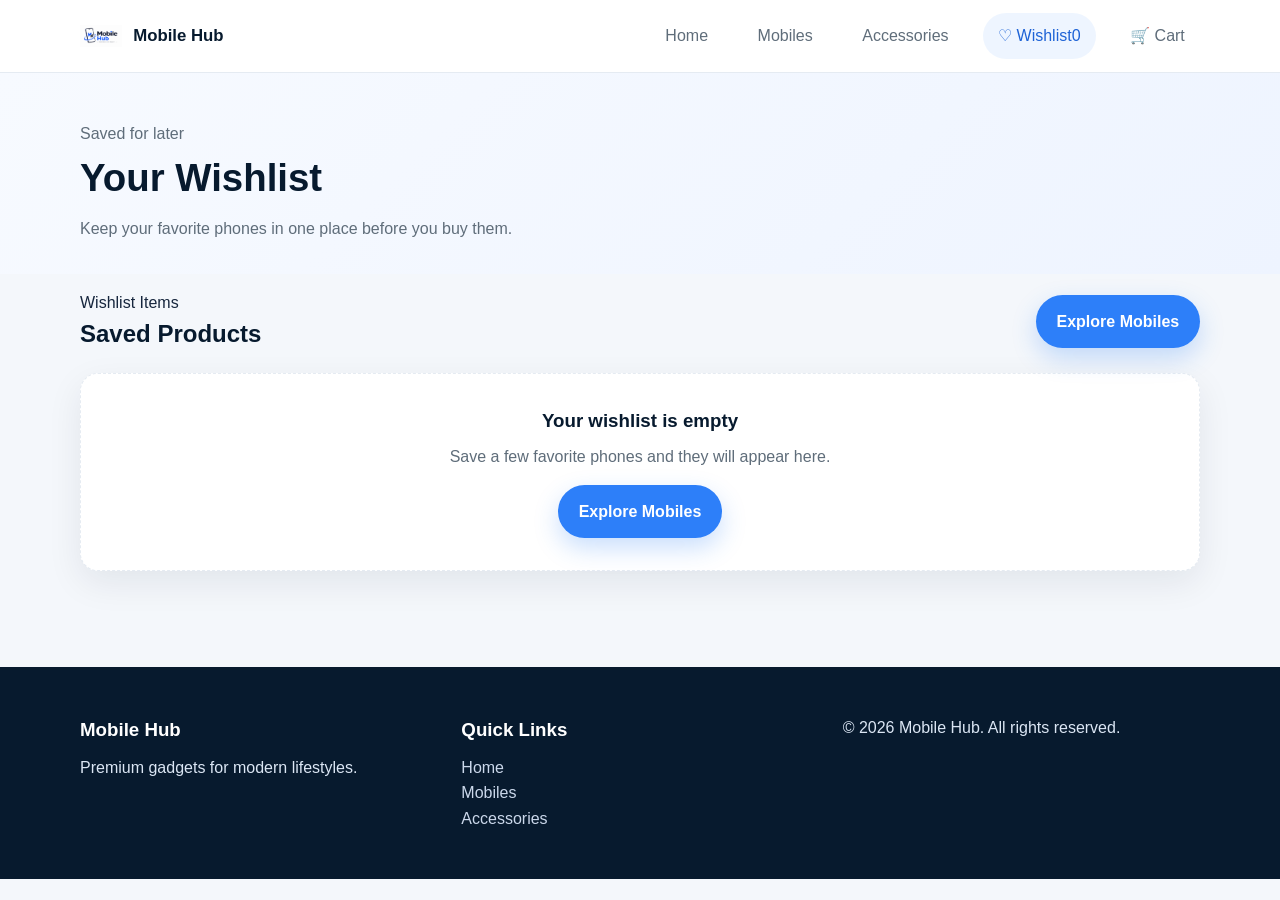
<file: wishlist.html>
<!DOCTYPE html>
<html lang="en">
  <head>
    <meta charset="UTF-8" />
    <meta name="viewport" content="width=device-width, initial-scale=1.0" />
    <title>Wishlist | Mobile Hub</title>
    <link rel="stylesheet" href="css/style.css" />
    <link rel="stylesheet" href="css/wishlist.css" />
  </head>
  <body>
    <header class="site-header">
      <div class="container nav-bar">
        <a href="index.html" class="brand">
          <img src="images/logo/logo.png" alt="Mobile Hub logo" class="brand-logo" />
          <span class="brand-text">Mobile Hub</span>
        </a>

        <button class="menu-toggle" type="button" aria-label="Toggle navigation" aria-expanded="false">
          <span></span>
          <span></span>
          <span></span>
        </button>

        <nav class="nav-links" id="navLinks">
          <a href="index.html">Home</a>
          <a href="mobiles.html">Mobiles</a>
          <a href="accessories.html">Accessories</a>
          <a href="wishlist.html" class="active">♡ Wishlist</a>
          <a href="cart.html" class="nav-icon">🛒 Cart</a>
        </nav>
      </div>
    </header>

    <main>
      <section class="page-header">
        <div class="container">
          <p class="eyebrow">Saved for later</p>
          <h1>Your Wishlist</h1>
          <p>Keep your favorite phones in one place before you buy them.</p>
        </div>
      </section>

      <section class="wishlist-section">
        <div class="container">
          <div class="wishlist-toolbar">
            <div>
              <p class="eyebrow">Wishlist Items</p>
              <h2>Saved Products</h2>
            </div>
            <a href="mobiles.html" class="btn btn-primary">Explore Mobiles</a>
          </div>

          <div id="wishlistItems" class="wishlist-grid"></div>

          <div id="emptyWishlist" class="empty-state">
            <h3>Your wishlist is empty</h3>
            <p>Save a few favorite phones and they will appear here.</p>
            <a href="mobiles.html" class="btn btn-primary">Explore Mobiles</a>
          </div>
        </div>
      </section>
    </main>

    <footer class="site-footer">
      <div class="container footer-content">
        <div>
          <h3>Mobile Hub</h3>
          <p>Premium gadgets for modern lifestyles.</p>
        </div>

        <div>
          <h3>Quick Links</h3>
          <ul>
            <li><a href="index.html">Home</a></li>
            <li><a href="mobiles.html">Mobiles</a></li>
            <li><a href="accessories.html">Accessories</a></li>
          </ul>
        </div>

        <div>
          <p>© 2026 Mobile Hub. All rights reserved.</p>
        </div>
      </div>
    </footer>

    <script src="js/common.js"></script>
    <script src="js/wishlist.js"></script>
  </body>
</html>
</file>
<file: css/style.css>
:root {
  --navy-900: #071a2e;
  --navy-800: #0f2941;
  --blue-500: #2d7ff9;
  --blue-600: #1e63d6;
  --green-500: #18a957;
  --text-dark: #16263d;
  --text-muted: #5f6d7a;
  --bg-soft: #f4f7fb;
  --white: #ffffff;
  --border: #e5ebf2;
  --shadow: 0 12px 35px rgba(7, 26, 46, 0.08);
  --radius: 18px;
}

* {
  box-sizing: border-box;
  margin: 0;
  padding: 0;
}

body {
  font-family: "Segoe UI", Tahoma, Geneva, Verdana, sans-serif;
  background: var(--bg-soft);
  color: var(--text-dark);
  line-height: 1.6;
}

a {
  color: inherit;
  text-decoration: none;
}

img {
  max-width: 100%;
  display: block;
}

.container {
  width: min(1120px, calc(100% - 2rem));
  margin: 0 auto;
}

.site-header {
  position: sticky;
  top: 0;
  z-index: 1000;
  background: rgba(255, 255, 255, 0.95);
  backdrop-filter: blur(10px);
  border-bottom: 1px solid var(--border);
}

.nav-bar {
  display: flex;
  align-items: center;
  justify-content: space-between;
  min-height: 72px;
}

.brand {
  display: flex;
  align-items: center;
  gap: 0.7rem;
  font-weight: 700;
  color: var(--navy-900);
  font-size: 1.05rem;
}

.brand-logo {
  width: 42px;
  height: 42px;
  object-fit: contain;
  display: block;
  flex-shrink: 0;
}

.brand-text {
  white-space: nowrap;
}

.nav-links {
  display: flex;
  align-items: center;
  gap: 1.2rem;
}

.nav-links a {
  padding: 0.65rem 0.95rem;
  border-radius: 999px;
  color: var(--text-muted);
  transition: all 0.25s ease;
}

.nav-links a:hover,
.nav-links a.active {
  color: var(--blue-600);
  background: rgba(45, 127, 249, 0.08);
}

.menu-toggle {
  display: none;
  flex-direction: column;
  gap: 4px;
  border: none;
  background: transparent;
  cursor: pointer;
  padding: 0.3rem;
}

.menu-toggle span {
  display: block;
  width: 24px;
  height: 2px;
  background: var(--navy-900);
  border-radius: 2px;
}

.btn {
  display: inline-block;
  padding: 0.85rem 1.3rem;
  border-radius: 999px;
  font-weight: 600;
  transition: transform 0.25s ease, box-shadow 0.25s ease;
}

.btn:hover {
  transform: translateY(-2px);
}

.compact-qty-control {
  display: inline-flex;
  align-items: center;
  justify-content: center;
  gap: 0.35rem;
  padding: 0.45rem 0.6rem;
  border-radius: 999px;
  background: rgba(45, 127, 249, 0.1);
  border: 1px solid rgba(45, 127, 249, 0.18);
  box-shadow: 0 8px 18px rgba(45, 127, 249, 0.12);
  color: var(--blue-600);
}

.qty-btn {
  display: inline-flex;
  align-items: center;
  justify-content: center;
  width: 28px;
  height: 28px;
  border: none;
  border-radius: 50%;
  background: var(--blue-500);
  color: var(--white);
  cursor: pointer;
  transition: transform 0.2s ease, background 0.2s ease;
}

.qty-btn:hover {
  background: var(--blue-600);
  transform: translateY(-1px);
}

.qty-value {
  min-width: 1.25rem;
  text-align: center;
  font-weight: 700;
  color: var(--navy-900);
}

.btn-primary {
  background: var(--blue-500);
  color: var(--white);
  box-shadow: 0 10px 24px rgba(45, 127, 249, 0.25);
}

.btn-primary:hover {
  background: var(--blue-600);
}

.section-heading {
  display: flex;
  justify-content: space-between;
  align-items: center;
  margin-bottom: 1.2rem;
}

.section-heading h2 {
  font-size: 1.4rem;
  color: var(--navy-900);
}

.section-heading a {
  color: var(--blue-600);
  font-weight: 600;
}

.info-card,
.feature-card,
.brand-card,
.hero-card {
  background: var(--white);
  border: 1px solid var(--border);
  border-radius: var(--radius);
  box-shadow: var(--shadow);
}

.site-footer {
  background: var(--navy-900);
  color: #dbe6f4;
  padding: 3rem 0;
  margin-top: 3rem;
}

.footer-content {
  display: grid;
  grid-template-columns: repeat(3, 1fr);
  gap: 1.5rem;
}

.site-footer h3 {
  color: var(--white);
  margin-bottom: 0.6rem;
}

.site-footer ul {
  list-style: none;
}

.site-footer a {
  color: #cbd8eb;
}

.site-footer a:hover {
  color: var(--white);
}

@media (max-width: 768px) {
  .menu-toggle {
    display: flex;
  }

  .nav-links {
    position: absolute;
    top: 72px;
    left: 1rem;
    right: 1rem;
    flex-direction: column;
    align-items: flex-start;
    padding: 1rem;
    background: var(--white);
    border: 1px solid var(--border);
    border-radius: var(--radius);
    box-shadow: var(--shadow);
    display: none;
  }

  .nav-links.open {
    display: flex;
  }

  .footer-content {
    grid-template-columns: 1fr;
  }
}
</file>
<file: css/accessories.css>
.page-header {
  background: linear-gradient(135deg, #f7faff, #eef4ff);
  padding: 3rem 0 2rem;
}

.page-header h1 {
  font-size: clamp(1.9rem, 3vw, 2.6rem);
  color: var(--navy-900);
  margin-bottom: 0.5rem;
}

.page-header p {
  color: var(--text-muted);
  max-width: 660px;
}

.listing-controls {
  padding: 1.5rem 0 0.5rem;
}

.filter-row {
  display: flex;
  flex-wrap: wrap;
  gap: 0.7rem;
}

.filter-btn {
  border: 1px solid var(--border);
  background: var(--white);
  color: var(--text-muted);
  padding: 0.65rem 0.95rem;
  border-radius: 999px;
  cursor: pointer;
  transition: all 0.25s ease;
}

.filter-btn:hover,
.filter-btn.active {
  background: var(--blue-500);
  color: var(--white);
  border-color: var(--blue-500);
}

.products-section {
  padding: 1rem 0 3rem;
}

.product-grid {
  display: grid;
  grid-template-columns: repeat(3, minmax(0, 1fr));
  gap: 1.2rem;
}

.product-card {
  background: var(--white);
  border: 1px solid var(--border);
  border-radius: var(--radius);
  box-shadow: var(--shadow);
  overflow: hidden;
  transition: transform 0.25s ease, box-shadow 0.25s ease;
}

.product-card:hover {
  transform: translateY(-4px);
  box-shadow: 0 16px 36px rgba(7, 26, 46, 0.12);
}

.product-image {
  min-height: 170px;
  background: linear-gradient(135deg, #f0f5ff, #e4ebf6);
  display: grid;
  place-items: center;
  color: var(--text-muted);
  font-weight: 600;
}

.product-details {
  padding: 1rem;
}

.product-category {
  color: var(--blue-600);
  font-weight: 700;
  font-size: 0.9rem;
  margin-bottom: 0.25rem;
  text-transform: uppercase;
  letter-spacing: 0.08em;
}

.product-details h3 {
  color: var(--navy-900);
  margin-bottom: 0.35rem;
}

.spec {
  color: var(--text-muted);
  margin-bottom: 0.55rem;
}

.price {
  color: var(--green-500);
  font-weight: 700;
  font-size: 1.05rem;
  margin-bottom: 0.75rem;
}

.card-actions {
  display: flex;
  align-items: center;
  gap: 0.7rem;
  margin-bottom: 0.7rem;
}

.icon-btn {
  border: 1px solid var(--border);
  background: var(--white);
  width: 42px;
  height: 42px;
  border-radius: 50%;
  cursor: pointer;
  font-size: 1rem;
}

.btn-small {
  padding: 0.7rem 0.95rem;
  font-size: 0.95rem;
}

.text-link {
  color: var(--blue-600);
  font-weight: 600;
}

.hidden-card {
  display: none;
}

@media (max-width: 900px) {
  .product-grid {
    grid-template-columns: repeat(2, minmax(0, 1fr));
  }
}

@media (max-width: 600px) {
  .product-grid {
    grid-template-columns: 1fr;
  }

  .filter-row {
    gap: 0.5rem;
  }

  .filter-btn {
    padding: 0.6rem 0.8rem;
    font-size: 0.9rem;
  }
}
</file>
<file: css/cart.css>
.page-header {
  background: linear-gradient(135deg, #f7faff, #eef4ff);
  padding: 3rem 0 2rem;
}

.page-header h1 {
  font-size: clamp(1.9rem, 3vw, 2.6rem);
  color: var(--navy-900);
  margin-bottom: 0.5rem;
}

.page-header p {
  color: var(--text-muted);
  max-width: 660px;
}

.cart-page {
  padding: 1rem 0 3rem;
}

.cart-layout {
  display: grid;
  grid-template-columns: 1.4fr 0.8fr;
  gap: 1.5rem;
  align-items: start;
}

.cart-items {
  display: flex;
  flex-direction: column;
  gap: 1rem;
}

.cart-card {
  background: var(--white);
  border: 1px solid var(--border);
  border-radius: var(--radius);
  box-shadow: var(--shadow);
  padding: 1rem;
  display: flex;
  gap: 1rem;
  align-items: center;
}

.cart-image {
  width: 120px;
  height: 120px;
  border-radius: 16px;
  background: linear-gradient(135deg, #f0f5ff, #e4ebf6);
  display: grid;
  place-items: center;
  color: var(--text-muted);
  font-size: 0.9rem;
  flex-shrink: 0;
}

.cart-details {
  flex: 1;
}

.cart-details h3 {
  color: var(--navy-900);
  margin-bottom: 0.3rem;
}

.cart-meta {
  color: var(--text-muted);
  margin-bottom: 0.5rem;
}

.cart-price {
  color: var(--green-500);
  font-weight: 700;
  margin-bottom: 0.7rem;
}

.cart-actions {
  display: flex;
  flex-wrap: wrap;
  gap: 0.7rem;
  align-items: center;
}

.qty-control {
  display: flex;
  align-items: center;
  border: 1px solid var(--border);
  border-radius: 999px;
  overflow: hidden;
}

.qty-btn {
  border: none;
  background: var(--white);
  width: 34px;
  height: 34px;
  cursor: pointer;
}

.qty-control input {
  width: 42px;
  border: none;
  text-align: center;
  outline: none;
}

.remove-btn,
.clear-btn {
  border: none;
  background: transparent;
  color: #c94f4f;
  cursor: pointer;
  font-weight: 600;
}

.order-summary {
  background: var(--white);
  border: 1px solid var(--border);
  border-radius: var(--radius);
  box-shadow: var(--shadow);
  padding: 1.2rem;
}

.order-summary h2 {
  color: var(--navy-900);
  margin-bottom: 1rem;
}

.summary-row {
  display: flex;
  justify-content: space-between;
  padding: 0.6rem 0;
  color: var(--text-muted);
}

.total-row {
  color: var(--navy-900);
  font-weight: 700;
  border-top: 1px solid var(--border);
  margin-top: 0.3rem;
}

.btn-full {
  display: block;
  width: 100%;
  text-align: center;
  margin-top: 0.8rem;
}

.empty-state {
  background: var(--white);
  border: 1px solid var(--border);
  border-radius: var(--radius);
  box-shadow: var(--shadow);
  padding: 2rem;
  text-align: center;
}

.empty-state h3 {
  color: var(--navy-900);
  margin-bottom: 0.5rem;
}

.empty-state p {
  color: var(--text-muted);
  margin-bottom: 1rem;
}

.cart-badge {
  display: inline-flex;
  align-items: center;
  justify-content: center;
  min-width: 20px;
  height: 20px;
  border-radius: 999px;
  background: var(--blue-500);
  color: var(--white);
  font-size: 0.8rem;
  padding: 0 0.35rem;
  margin-left: 0.2rem;
}

@media (max-width: 900px) {
  .cart-layout {
    grid-template-columns: 1fr;
  }
}

@media (max-width: 600px) {
  .cart-card {
    flex-direction: column;
    align-items: flex-start;
  }

  .cart-image {
    width: 100%;
    height: 140px;
  }
}
</file>
<file: css/mobiles.css>
.page-header {
  background: linear-gradient(135deg, #f7faff, #eef4ff);
  padding: 3rem 0 2rem;
}

.page-header h1 {
  font-size: clamp(1.9rem, 3vw, 2.6rem);
  color: var(--navy-900);
  margin-bottom: 0.5rem;
}

.page-header p {
  color: var(--text-muted);
  max-width: 660px;
}

.listing-controls {
  padding: 1.5rem 0 0.5rem;
}

.search-box {
  margin-bottom: 1rem;
}

.search-box input {
  width: 100%;
  max-width: 460px;
  padding: 0.9rem 1rem;
  border: 1px solid var(--border);
  border-radius: 999px;
  outline: none;
  font-size: 1rem;
}

.search-box input:focus {
  border-color: var(--blue-500);
  box-shadow: 0 0 0 3px rgba(45, 127, 249, 0.14);
}

.filter-row {
  display: flex;
  flex-wrap: wrap;
  gap: 0.7rem;
}

.filter-btn {
  border: 1px solid var(--border);
  background: var(--white);
  color: var(--text-muted);
  padding: 0.65rem 0.95rem;
  border-radius: 999px;
  cursor: pointer;
  transition: all 0.25s ease;
}

.filter-btn:hover,
.filter-btn.active {
  background: var(--blue-500);
  color: var(--white);
  border-color: var(--blue-500);
}

.products-section {
  padding: 1rem 0 3rem;
}

.product-grid {
  display: grid;
  grid-template-columns: repeat(3, minmax(0, 1fr));
  gap: 1.2rem;
}

.product-card {
  background: var(--white);
  border: 1px solid var(--border);
  border-radius: var(--radius);
  box-shadow: var(--shadow);
  overflow: hidden;
  transition: transform 0.25s ease, box-shadow 0.25s ease;
}

.product-card:hover {
  transform: translateY(-4px);
  box-shadow: 0 16px 36px rgba(7, 26, 46, 0.12);
}

.product-image {
  min-height: 170px;
  background: linear-gradient(135deg, #f0f5ff, #e4ebf6);
  display: grid;
  place-items: center;
  color: var(--text-muted);
  font-weight: 600;
}

.product-details {
  padding: 1rem;
}

.product-brand {
  color: var(--blue-600);
  font-weight: 700;
  font-size: 0.9rem;
  margin-bottom: 0.25rem;
  text-transform: uppercase;
  letter-spacing: 0.08em;
}

.product-details h3 {
  color: var(--navy-900);
  margin-bottom: 0.35rem;
}

.spec {
  color: var(--text-muted);
  margin-bottom: 0.55rem;
}

.price {
  color: var(--green-500);
  font-weight: 700;
  font-size: 1.05rem;
  margin-bottom: 0.75rem;
}

.card-actions {
  display: flex;
  align-items: center;
  gap: 0.7rem;
  margin-bottom: 0.7rem;
}

.icon-btn {
  border: 1px solid var(--border);
  background: var(--white);
  width: 42px;
  height: 42px;
  border-radius: 50%;
  cursor: pointer;
  font-size: 1rem;
}

.btn-small {
  padding: 0.7rem 0.95rem;
  font-size: 0.95rem;
}

.text-link {
  color: var(--blue-600);
  font-weight: 600;
}

.hidden-card {
  display: none;
}

@media (max-width: 900px) {
  .product-grid {
    grid-template-columns: repeat(2, minmax(0, 1fr));
  }
}

@media (max-width: 600px) {
  .product-grid {
    grid-template-columns: 1fr;
  }

  .filter-row {
    gap: 0.5rem;
  }

  .filter-btn {
    padding: 0.6rem 0.8rem;
    font-size: 0.9rem;
  }
}
</file>
<file: css/payment.css>
.page-header {
  background: linear-gradient(135deg, #f7faff, #eef4ff);
  padding: 3rem 0 2rem;
}

.page-header h1 {
  font-size: clamp(1.9rem, 3vw, 2.6rem);
  color: var(--navy-900);
  margin-bottom: 0.5rem;
}

.page-header p {
  color: var(--text-muted);
  max-width: 660px;
}

.payment-section {
  padding: 1rem 0 3rem;
}

.payment-layout {
  display: grid;
  grid-template-columns: 1.2fr 0.8fr;
  gap: 1.2rem;
  align-items: start;
}

.section-card {
  background: var(--white);
  border: 1px solid var(--border);
  border-radius: var(--radius);
  box-shadow: var(--shadow);
  padding: 1.2rem;
}

.section-card h2 {
  color: var(--navy-900);
  margin-bottom: 1rem;
}

.form-grid {
  display: grid;
  grid-template-columns: repeat(2, minmax(0, 1fr));
  gap: 1rem;
  margin-bottom: 1rem;
}

.field-group {
  display: flex;
  flex-direction: column;
  gap: 0.45rem;
}

.field-group label {
  font-weight: 600;
  color: var(--text-dark);
}

.field-group input {
  padding: 0.85rem 1rem;
  border: 1px solid var(--border);
  border-radius: 12px;
  font-size: 1rem;
}

.field-group input:focus {
  border-color: var(--blue-500);
  outline: none;
  box-shadow: 0 0 0 3px rgba(45, 127, 249, 0.14);
}

.payment-options {
  display: grid;
  grid-template-columns: repeat(2, minmax(0, 1fr));
  gap: 0.75rem;
}

.option-card {
  display: flex;
  align-items: center;
  gap: 0.6rem;
  border: 1px solid var(--border);
  border-radius: 12px;
  padding: 0.8rem 0.9rem;
  background: #f8fbff;
  font-weight: 600;
  color: var(--text-dark);
}

.option-card input {
  accent-color: var(--blue-500);
}

.payment-fields {
  margin: 1rem 0;
}

.hidden {
  display: none;
}

.qr-card {
  border: 1px dashed var(--border);
  border-radius: 16px;
  padding: 1rem;
  text-align: center;
  background: linear-gradient(135deg, #f7faff, #eef4ff);
}

.qr-card img {
  width: min(220px, 100%);
  margin: 0 auto 0.8rem;
  border-radius: 12px;
}

.qr-placeholder {
  min-height: 140px;
  display: grid;
  place-items: center;
  border: 1px dashed var(--border);
  border-radius: 12px;
  background: #f8fbff;
  color: var(--text-muted);
  font-weight: 700;
  margin-bottom: 0.9rem;
}

.qr-title {
  font-weight: 700;
  color: var(--navy-900);
  margin-bottom: 0.3rem;
}

.qr-amount {
  color: var(--green-500);
  font-size: 1.2rem;
  font-weight: 700;
  margin: 0.6rem 0;
}

.qr-note {
  color: var(--text-muted);
  margin-bottom: 1rem;
}

.summary-row {
  display: flex;
  justify-content: space-between;
  padding: 0.6rem 0;
  border-bottom: 1px solid var(--border);
  color: var(--text-muted);
}

.total-row {
  font-weight: 700;
  color: var(--navy-900);
  border-bottom: none;
}

.order-item {
  padding: 0.65rem 0;
  border-bottom: 1px solid var(--border);
}

.order-item strong {
  display: block;
  color: var(--navy-900);
}

.order-item span {
  color: var(--text-muted);
  font-size: 0.95rem;
}

.btn-full {
  width: 100%;
  margin-top: 1rem;
  text-align: center;
  border: none;
  cursor: pointer;
}

.empty-state {
  background: var(--white);
  border: 1px dashed var(--border);
  border-radius: var(--radius);
  padding: 2rem 1rem;
  text-align: center;
  box-shadow: var(--shadow);
  margin-bottom: 1rem;
}

.empty-state h3 {
  color: var(--navy-900);
  margin-bottom: 0.5rem;
}

.empty-state p {
  color: var(--text-muted);
  margin-bottom: 1rem;
}

.modal {
  position: fixed;
  inset: 0;
  background: rgba(7, 26, 46, 0.7);
  display: grid;
  place-items: center;
  padding: 1rem;
  z-index: 2000;
}

.modal.hidden {
  display: none;
}

.modal-card {
  background: var(--white);
  border-radius: var(--radius);
  box-shadow: var(--shadow);
  padding: 2rem;
  text-align: center;
  max-width: 460px;
  width: 100%;
}

.modal-card h3 {
  color: var(--navy-900);
  margin-bottom: 0.6rem;
}

.modal-card p {
  color: var(--text-muted);
  margin-bottom: 1rem;
}

@media (max-width: 900px) {
  .payment-layout {
    grid-template-columns: 1fr;
  }
}

@media (max-width: 600px) {
  .form-grid,
  .payment-options {
    grid-template-columns: 1fr;
  }
}
</file>
<file: css/product.css>
.product-page {
  padding: 3rem 0;
}

.product-layout {
  display: grid;
  grid-template-columns: 1.05fr 0.95fr;
  gap: 2rem;
  align-items: start;
}

.product-gallery {
  background: var(--white);
  border: 1px solid var(--border);
  border-radius: var(--radius);
  box-shadow: var(--shadow);
  padding: 1rem;
}

.main-image {
  min-height: 360px;
  border-radius: 20px;
  background: linear-gradient(135deg, #f0f5ff, #e4ebf6);
  display: grid;
  place-items: center;
  color: var(--text-muted);
  font-weight: 600;
  margin-bottom: 1rem;
}

.thumbnail-row {
  display: grid;
  grid-template-columns: repeat(3, minmax(0, 1fr));
  gap: 0.75rem;
}

.thumbnail {
  min-height: 90px;
  border-radius: 14px;
  background: linear-gradient(135deg, #f7faff, #e6edf8);
  display: grid;
  place-items: center;
  color: var(--text-muted);
  font-size: 0.9rem;
}

.product-info {
  background: var(--white);
  border: 1px solid var(--border);
  border-radius: var(--radius);
  box-shadow: var(--shadow);
  padding: 1.4rem;
}

.product-brand {
  color: var(--blue-600);
  font-weight: 700;
  text-transform: uppercase;
  letter-spacing: 0.08em;
  margin-bottom: 0.25rem;
}

.product-info h1 {
  color: var(--navy-900);
  font-size: clamp(1.6rem, 2.4vw, 2.2rem);
  margin-bottom: 0.7rem;
}

.rating {
  color: #f4b400;
  font-weight: 700;
  margin-bottom: 0.8rem;
}

.rating span {
  color: var(--text-muted);
  margin-left: 0.4rem;
}

.price {
  color: var(--green-500);
  font-size: 1.4rem;
  font-weight: 800;
  margin-bottom: 0.8rem;
}

.description {
  color: var(--text-muted);
  margin-bottom: 1rem;
}

.availability {
  display: inline-block;
  padding: 0.45rem 0.8rem;
  border-radius: 999px;
  background: rgba(24, 169, 87, 0.12);
  color: var(--green-500);
  font-weight: 600;
  margin-bottom: 1rem;
}

.spec-section {
  margin: 1rem 0 1.4rem;
}

.spec-section h3 {
  color: var(--navy-900);
  margin-bottom: 0.7rem;
}

.spec-section ul {
  list-style: none;
  padding: 0;
}

.spec-section li {
  padding: 0.45rem 0;
  border-bottom: 1px solid var(--border);
  color: var(--text-muted);
}

.quantity-row {
  display: flex;
  flex-wrap: wrap;
  align-items: center;
  gap: 0.8rem;
  margin-bottom: 1rem;
}

.quantity-control {
  display: flex;
  align-items: center;
  border: 1px solid var(--border);
  border-radius: 999px;
  overflow: hidden;
}

.qty-btn {
  border: none;
  background: var(--white);
  width: 38px;
  height: 38px;
  cursor: pointer;
  font-size: 1.1rem;
  color: var(--navy-900);
}

.quantity-control input {
  width: 52px;
  border: none;
  text-align: center;
  outline: none;
  font-size: 1rem;
  color: var(--navy-900);
}

.action-buttons {
  display: flex;
  flex-wrap: wrap;
  gap: 0.75rem;
}

.btn-secondary {
  background: #edf4ff;
  color: var(--blue-600);
}

.btn-dark {
  background: var(--navy-900);
  color: var(--white);
}

@media (max-width: 900px) {
  .product-layout {
    grid-template-columns: 1fr;
  }
}

@media (max-width: 600px) {
  .action-buttons {
    flex-direction: column;
    align-items: stretch;
  }
}
</file>
<file: css/wishlist.css>
.page-header {
  background: linear-gradient(135deg, #f7faff, #eef4ff);
  padding: 3rem 0 2rem;
}

.page-header h1 {
  font-size: clamp(1.9rem, 3vw, 2.6rem);
  color: var(--navy-900);
  margin-bottom: 0.5rem;
}

.page-header p {
  color: var(--text-muted);
  max-width: 660px;
}

.wishlist-section {
  padding: 1rem 0 3rem;
}

.wishlist-toolbar {
  display: flex;
  justify-content: space-between;
  align-items: center;
  gap: 1rem;
  margin-bottom: 1.2rem;
}

.wishlist-toolbar h2 {
  color: var(--navy-900);
}

.wishlist-grid {
  display: grid;
  grid-template-columns: repeat(2, minmax(0, 1fr));
  gap: 1.2rem;
}

.wishlist-card {
  background: var(--white);
  border: 1px solid var(--border);
  border-radius: var(--radius);
  box-shadow: var(--shadow);
  overflow: hidden;
}

.wishlist-image {
  min-height: 170px;
  background: linear-gradient(135deg, #f0f5ff, #e4ebf6);
  display: grid;
  place-items: center;
  color: var(--text-muted);
  font-weight: 600;
}

.wishlist-details {
  padding: 1rem;
}

.wishlist-brand {
  color: var(--blue-600);
  font-size: 0.9rem;
  font-weight: 700;
  text-transform: uppercase;
  letter-spacing: 0.08em;
  margin-bottom: 0.35rem;
}

.wishlist-details h3 {
  color: var(--navy-900);
  margin-bottom: 0.35rem;
}

.wishlist-price {
  color: var(--green-500);
  font-weight: 700;
  margin: 0.6rem 0 1rem;
}

.wishlist-actions {
  display: flex;
  flex-wrap: wrap;
  gap: 0.7rem;
  margin-top: 0.8rem;
}

.remove-btn,
.add-cart-btn {
  border: 1px solid var(--border);
  background: var(--white);
  color: var(--text-dark);
  padding: 0.7rem 0.95rem;
  border-radius: 999px;
  cursor: pointer;
  font-weight: 600;
}

.remove-btn {
  color: #c63b3b;
}

.add-cart-btn {
  background: var(--blue-500);
  color: var(--white);
  border-color: var(--blue-500);
}

.text-link {
  color: var(--blue-600);
  font-weight: 600;
}

.empty-state {
  background: var(--white);
  border: 1px dashed var(--border);
  border-radius: var(--radius);
  text-align: center;
  padding: 2rem 1rem;
  box-shadow: var(--shadow);
}

.empty-state h3 {
  color: var(--navy-900);
  margin-bottom: 0.5rem;
}

.empty-state p {
  color: var(--text-muted);
  margin-bottom: 1rem;
}

.hidden {
  display: none;
}

@media (max-width: 768px) {
  .wishlist-grid {
    grid-template-columns: 1fr;
  }

  .wishlist-toolbar {
    flex-direction: column;
    align-items: flex-start;
  }
}
</file>
